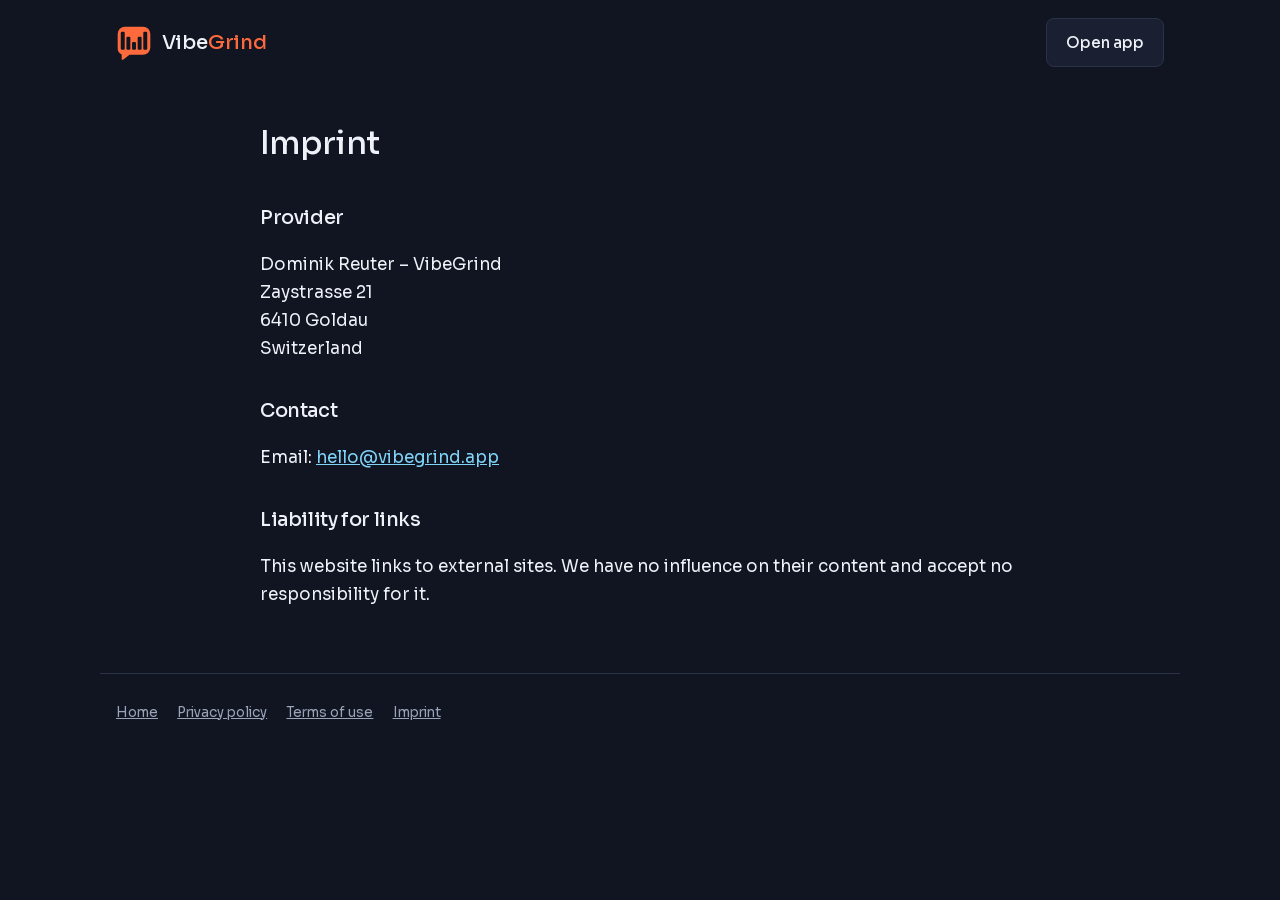
<file: static/imprint.html>
<!doctype html>
<html lang="en">
<head>
  <meta charset="utf-8">
  <meta name="viewport" content="width=device-width, initial-scale=1">
  <title>Imprint · VibeGrind</title>
  <link rel="icon" href="/static/favicon.svg" type="image/svg+xml">
  <link rel="stylesheet" href="/static/fonts.css">
  <link rel="stylesheet" href="/static/site.css">
</head>
<body>
  <header class="wrap site-head">
    <a class="brand" href="/"><img src="/static/brand/logo.svg" alt=""><span>Vibe<span class="grind">Grind</span></span></a>
    <a class="btn" href="/app">Open app</a>
  </header>

  <main class="wrap legal">
    <h1>Imprint</h1>

    <h2>Provider</h2>
    <p>Dominik Reuter – VibeGrind<br>
      Zaystrasse 21<br>
      6410 Goldau<br>
      Switzerland</p>

    <h2>Contact</h2>
    <p>Email: <a href="mailto:hello@vibegrind.app">hello@vibegrind.app</a></p>

    <h2>Liability for links</h2>
    <p>This website links to external sites. We have no influence on their content and accept no responsibility for it.</p>
  </main>

  <footer class="wrap site-foot">
    <nav><a href="/">Home</a><a href="/privacy">Privacy policy</a><a href="/terms">Terms of use</a><a href="/imprint">Imprint</a></nav>
  </footer>
</body>
</html>
</file>
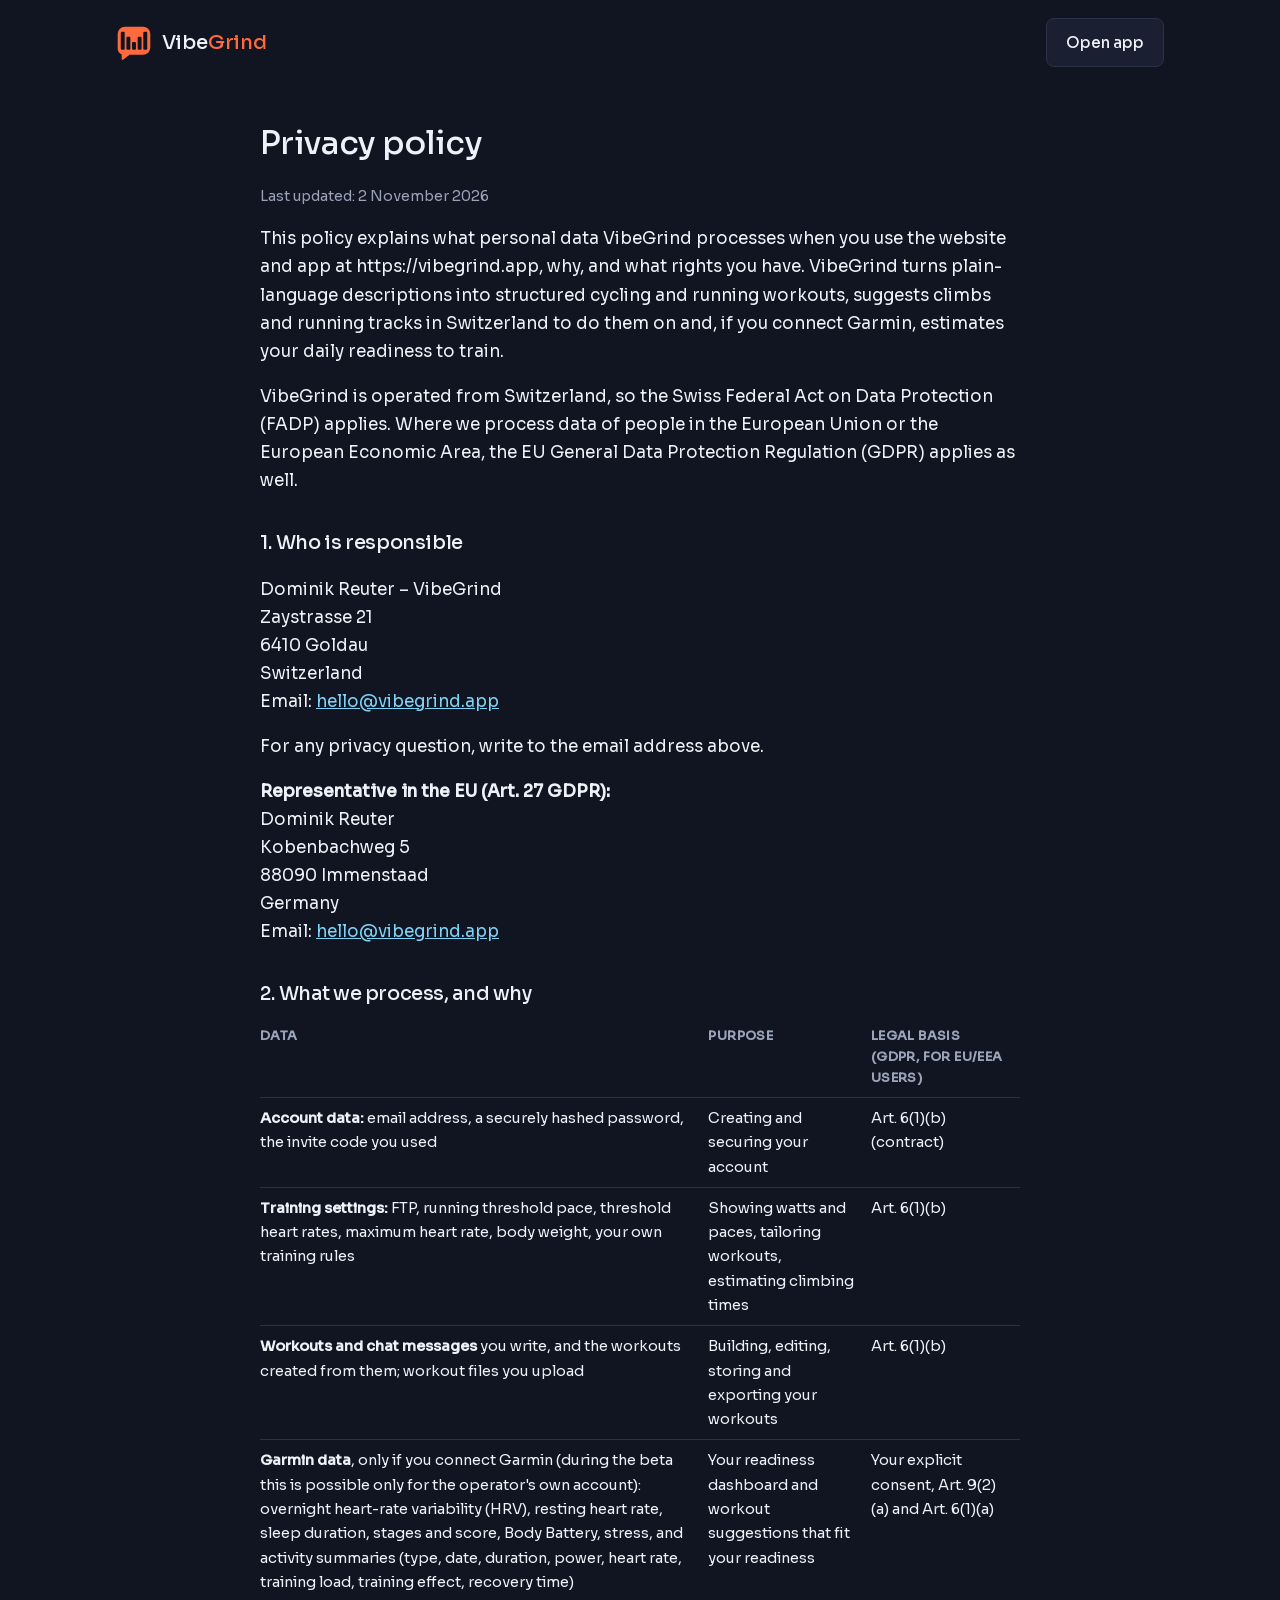
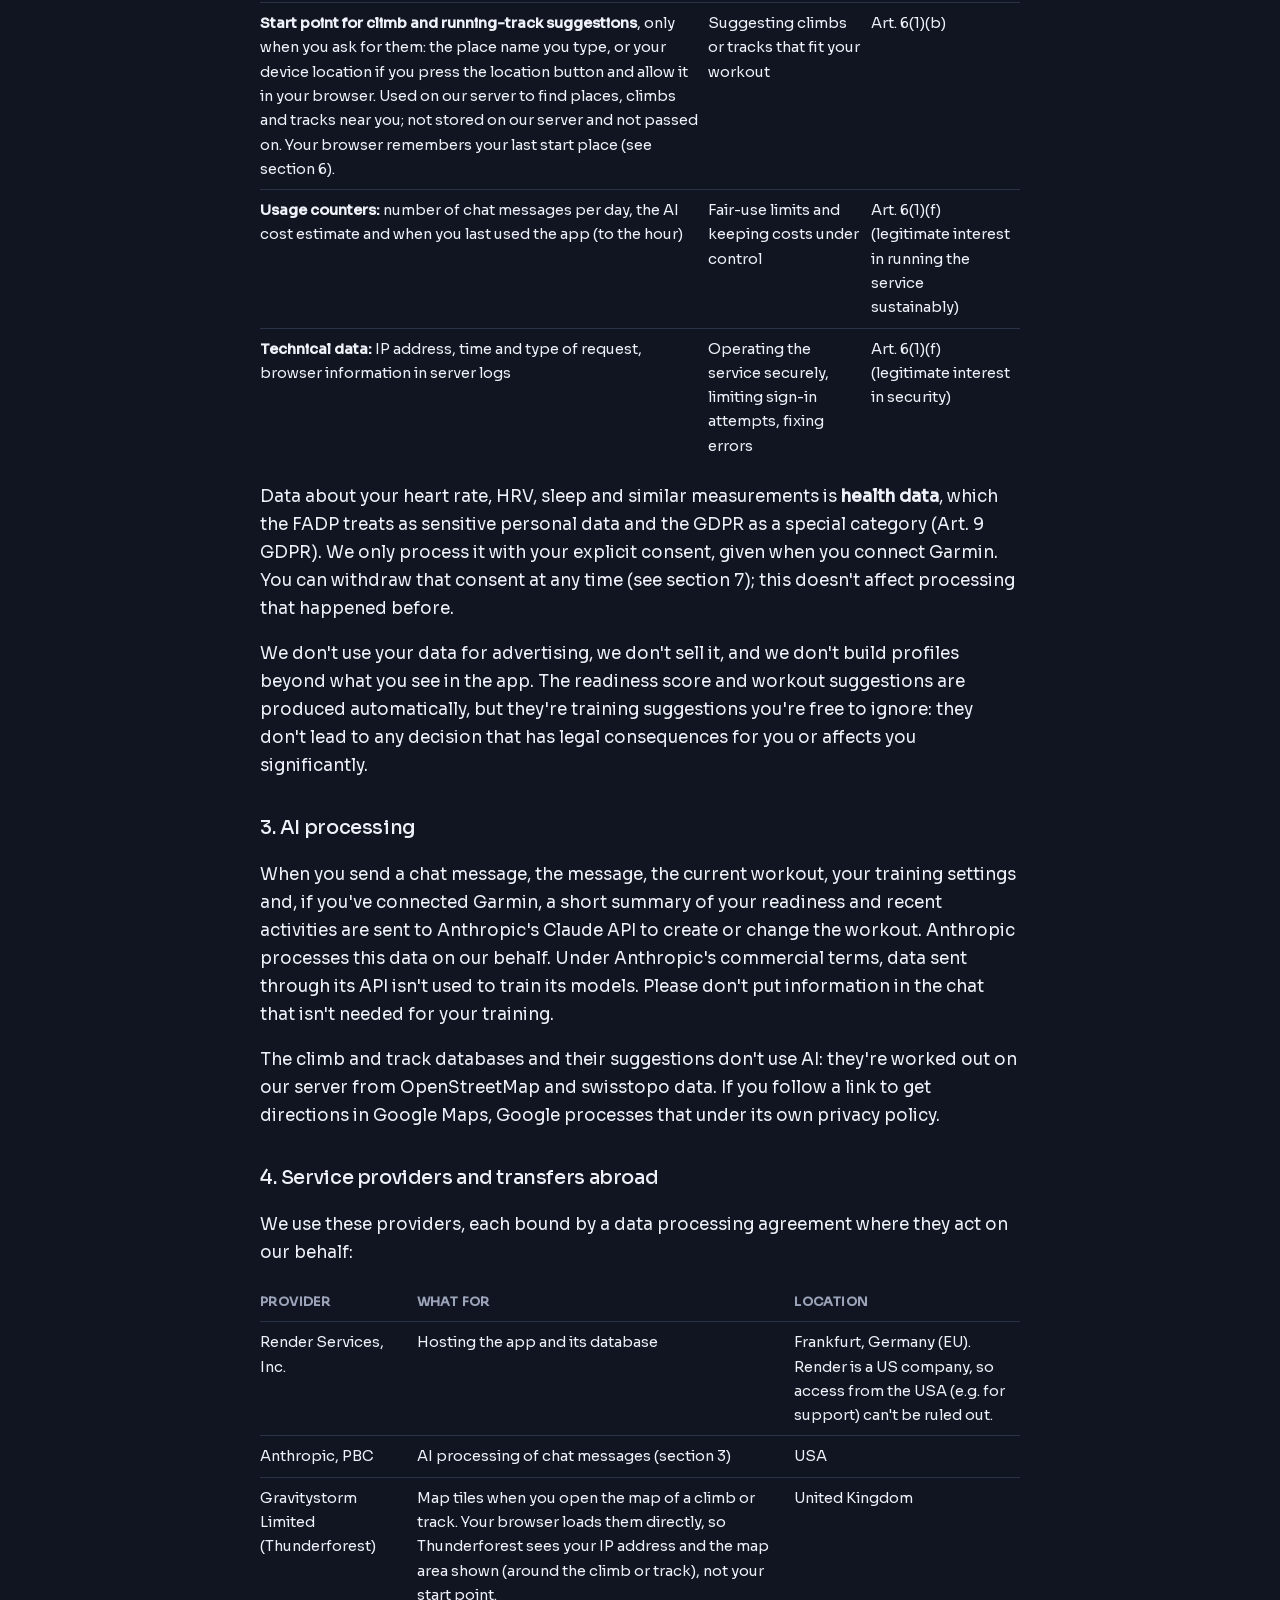
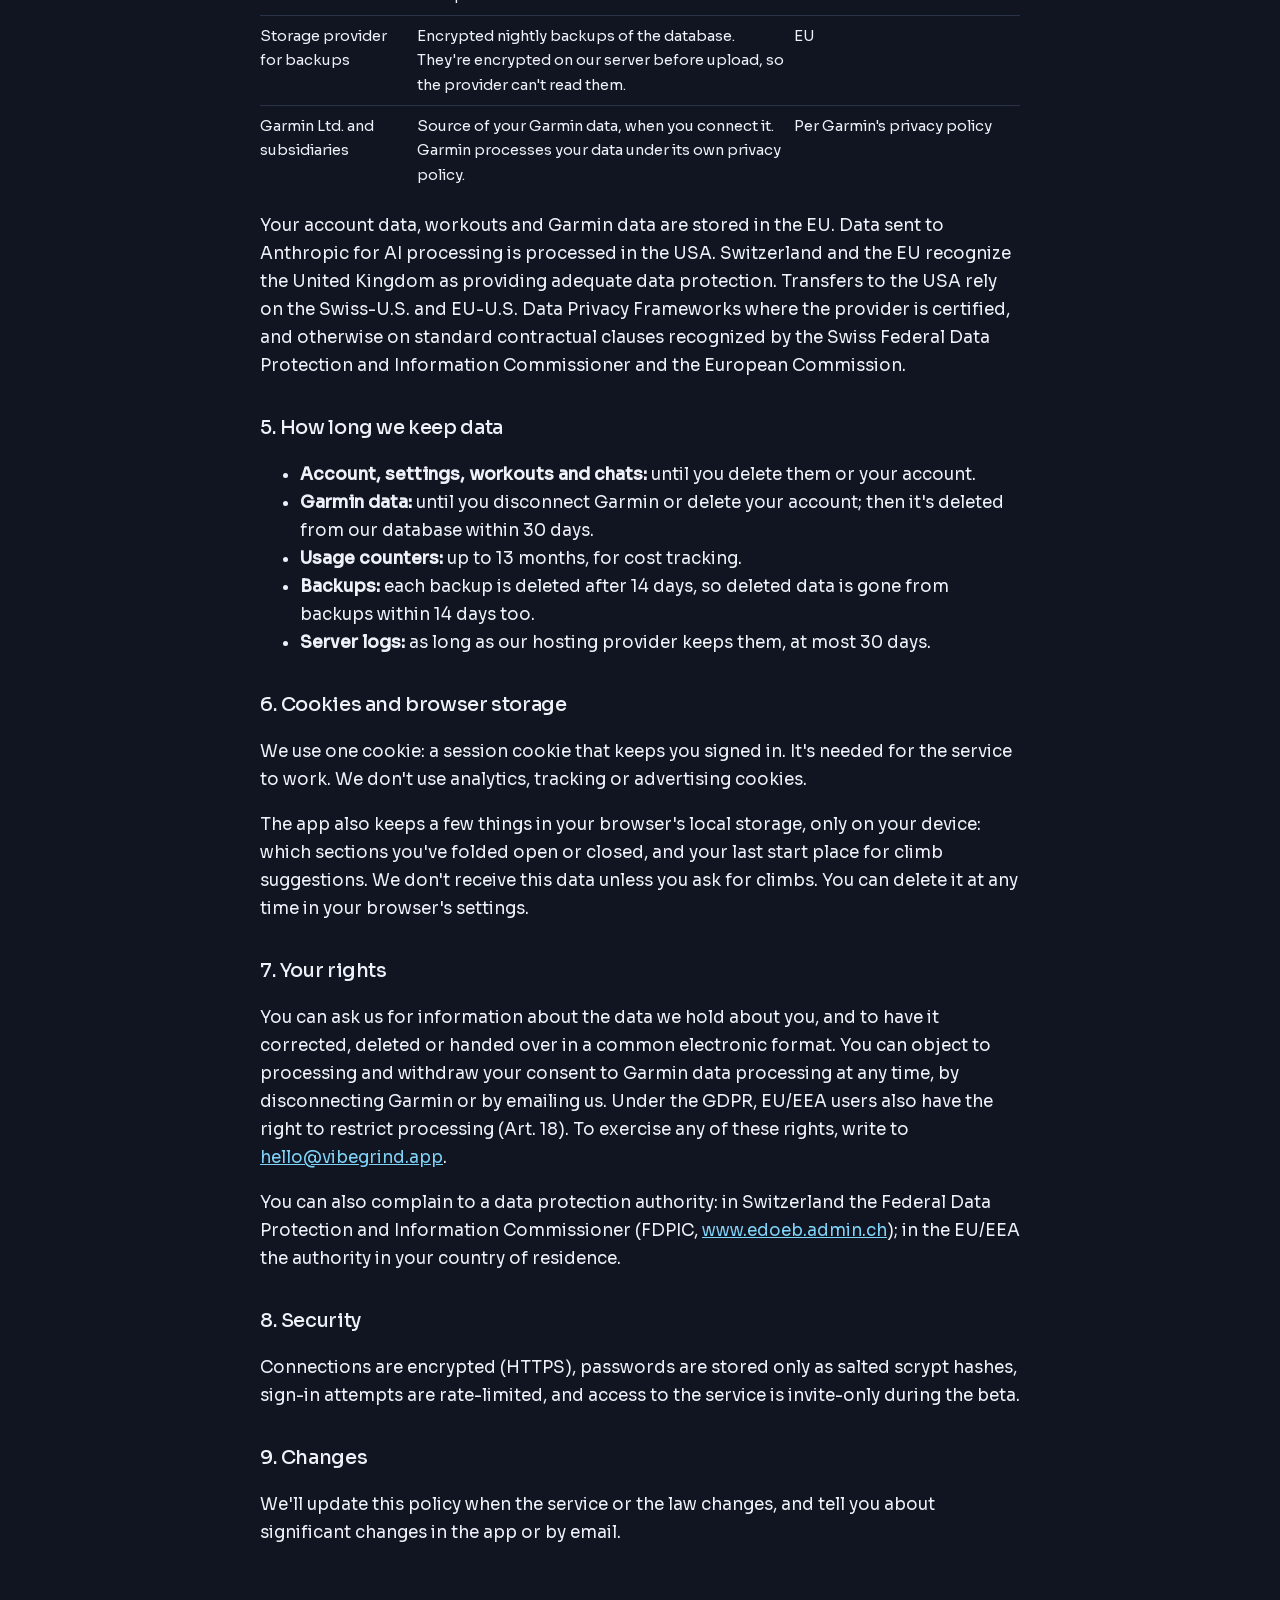
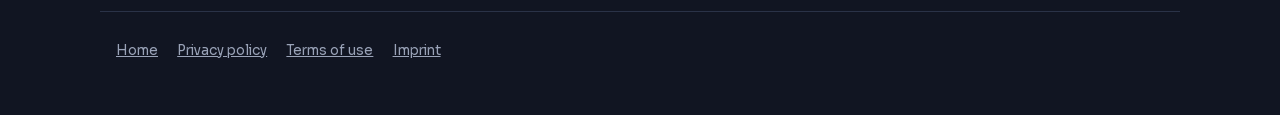
<file: static/privacy.html>
<!doctype html>
<html lang="en">
<head>
  <meta charset="utf-8">
  <meta name="viewport" content="width=device-width, initial-scale=1">
  <title>Privacy policy · VibeGrind</title>
  <link rel="icon" href="/static/favicon.svg" type="image/svg+xml">
  <link rel="stylesheet" href="/static/fonts.css">
  <link rel="stylesheet" href="/static/site.css">
</head>
<body>
  <header class="wrap site-head">
    <a class="brand" href="/"><img src="/static/brand/logo.svg" alt=""><span>Vibe<span class="grind">Grind</span></span></a>
    <a class="btn" href="/app">Open app</a>
  </header>

  <main class="wrap legal">
    <h1>Privacy policy</h1>
    <p class="updated">Last updated: 2 November 2026</p>

    <p>This policy explains what personal data VibeGrind processes when you use the website and app at https://vibegrind.app, why, and what rights you have. VibeGrind turns plain-language descriptions into structured cycling and running workouts, suggests climbs and running tracks in Switzerland to do them on and, if you connect Garmin, estimates your daily readiness to train.</p>
    <p>VibeGrind is operated from Switzerland, so the Swiss Federal Act on Data Protection (FADP) applies. Where we process data of people in the European Union or the European Economic Area, the EU General Data Protection Regulation (GDPR) applies as well.</p>

    <h2>1. Who is responsible</h2>
    <p>Dominik Reuter – VibeGrind<br>
      Zaystrasse 21<br>
      6410 Goldau<br>
      Switzerland<br>
      Email: <a href="mailto:hello@vibegrind.app">hello@vibegrind.app</a></p>
    <p>For any privacy question, write to the email address above.</p>
    <p><strong>Representative in the EU (Art. 27 GDPR):</strong><br>
      Dominik Reuter<br>
      Kobenbachweg 5<br>
      88090 Immenstaad<br>
      Germany<br>
      Email: <a href="mailto:hello@vibegrind.app">hello@vibegrind.app</a></p>

    <h2>2. What we process, and why</h2>
    <table>
      <thead><tr><th>Data</th><th>Purpose</th><th>Legal basis (GDPR, for EU/EEA users)</th></tr></thead>
      <tbody>
        <tr>
          <td><strong>Account data:</strong> email address, a securely hashed password, the invite code you used</td>
          <td>Creating and securing your account</td>
          <td>Art. 6(1)(b) (contract)</td>
        </tr>
        <tr>
          <td><strong>Training settings:</strong> FTP, running threshold pace, threshold heart rates, maximum heart rate, body weight, your own training rules</td>
          <td>Showing watts and paces, tailoring workouts, estimating climbing times</td>
          <td>Art. 6(1)(b)</td>
        </tr>
        <tr>
          <td><strong>Workouts and chat messages</strong> you write, and the workouts created from them; workout files you upload</td>
          <td>Building, editing, storing and exporting your workouts</td>
          <td>Art. 6(1)(b)</td>
        </tr>
        <tr>
          <td><strong>Garmin data</strong>, only if you connect Garmin (during the beta this is possible only for the operator's own account): overnight heart-rate variability (HRV), resting heart rate, sleep duration, stages and score, Body Battery, stress, and activity summaries (type, date, duration, power, heart rate, training load, training effect, recovery time)</td>
          <td>Your readiness dashboard and workout suggestions that fit your readiness</td>
          <td>Your explicit consent, Art. 9(2)(a) and Art. 6(1)(a)</td>
        </tr>
        <tr>
          <td><strong>Start point for climb and running-track suggestions</strong>, only when you ask for them: the place name you type, or your device location if you press the location button and allow it in your browser. Used on our server to find places, climbs and tracks near you; not stored on our server and not passed on. Your browser remembers your last start place (see section 6).</td>
          <td>Suggesting climbs or tracks that fit your workout</td>
          <td>Art. 6(1)(b)</td>
        </tr>
        <tr>
          <td><strong>Usage counters:</strong> number of chat messages per day, the AI cost estimate and when you last used the app (to the hour)</td>
          <td>Fair-use limits and keeping costs under control</td>
          <td>Art. 6(1)(f) (legitimate interest in running the service sustainably)</td>
        </tr>
        <tr>
          <td><strong>Technical data:</strong> IP address, time and type of request, browser information in server logs</td>
          <td>Operating the service securely, limiting sign-in attempts, fixing errors</td>
          <td>Art. 6(1)(f) (legitimate interest in security)</td>
        </tr>
      </tbody>
    </table>
    <p>Data about your heart rate, HRV, sleep and similar measurements is <strong>health data</strong>, which the FADP treats as sensitive personal data and the GDPR as a special category (Art. 9 GDPR). We only process it with your explicit consent, given when you connect Garmin. You can withdraw that consent at any time (see section 7); this doesn't affect processing that happened before.</p>
    <p>We don't use your data for advertising, we don't sell it, and we don't build profiles beyond what you see in the app. The readiness score and workout suggestions are produced automatically, but they're training suggestions you're free to ignore: they don't lead to any decision that has legal consequences for you or affects you significantly.</p>

    <h2>3. AI processing</h2>
    <p>When you send a chat message, the message, the current workout, your training settings and, if you've connected Garmin, a short summary of your readiness and recent activities are sent to Anthropic's Claude API to create or change the workout. Anthropic processes this data on our behalf. Under Anthropic's commercial terms, data sent through its API isn't used to train its models. Please don't put information in the chat that isn't needed for your training.</p>
    <p>The climb and track databases and their suggestions don't use AI: they're worked out on our server from OpenStreetMap and swisstopo data. If you follow a link to get directions in Google Maps, Google processes that under its own privacy policy.</p>

    <h2>4. Service providers and transfers abroad</h2>
    <p>We use these providers, each bound by a data processing agreement where they act on our behalf:</p>
    <table>
      <thead><tr><th>Provider</th><th>What for</th><th>Location</th></tr></thead>
      <tbody>
        <tr><td>Render Services, Inc.</td><td>Hosting the app and its database</td><td>Frankfurt, Germany (EU). Render is a US company, so access from the USA (e.g. for support) can't be ruled out.</td></tr>
        <tr><td>Anthropic, PBC</td><td>AI processing of chat messages (section 3)</td><td>USA</td></tr>
        <tr><td>Gravitystorm Limited (Thunderforest)</td><td>Map tiles when you open the map of a climb or track. Your browser loads them directly, so Thunderforest sees your IP address and the map area shown (around the climb or track), not your start point.</td><td>United Kingdom</td></tr>
        <tr><td>Storage provider for backups</td><td>Encrypted nightly backups of the database. They're encrypted on our server before upload, so the provider can't read them.</td><td>EU</td></tr>
        <tr><td>Garmin Ltd. and subsidiaries</td><td>Source of your Garmin data, when you connect it. Garmin processes your data under its own privacy policy.</td><td>Per Garmin's privacy policy</td></tr>
      </tbody>
    </table>
    <p>Your account data, workouts and Garmin data are stored in the EU. Data sent to Anthropic for AI processing is processed in the USA. Switzerland and the EU recognize the United Kingdom as providing adequate data protection. Transfers to the USA rely on the Swiss-U.S. and EU-U.S. Data Privacy Frameworks where the provider is certified, and otherwise on standard contractual clauses recognized by the Swiss Federal Data Protection and Information Commissioner and the European Commission.</p>

    <h2>5. How long we keep data</h2>
    <ul>
      <li><strong>Account, settings, workouts and chats:</strong> until you delete them or your account.</li>
      <li><strong>Garmin data:</strong> until you disconnect Garmin or delete your account; then it's deleted from our database within 30 days.</li>
      <li><strong>Usage counters:</strong> up to 13 months, for cost tracking.</li>
      <li><strong>Backups:</strong> each backup is deleted after 14 days, so deleted data is gone from backups within 14 days too.</li>
      <li><strong>Server logs:</strong> as long as our hosting provider keeps them, at most 30 days.</li>
    </ul>

    <h2>6. Cookies and browser storage</h2>
    <p>We use one cookie: a session cookie that keeps you signed in. It's needed for the service to work. We don't use analytics, tracking or advertising cookies.</p>
    <p>The app also keeps a few things in your browser's local storage, only on your device: which sections you've folded open or closed, and your last start place for climb suggestions. We don't receive this data unless you ask for climbs. You can delete it at any time in your browser's settings.</p>

    <h2>7. Your rights</h2>
    <p>You can ask us for information about the data we hold about you, and to have it corrected, deleted or handed over in a common electronic format. You can object to processing and withdraw your consent to Garmin data processing at any time, by disconnecting Garmin or by emailing us. Under the GDPR, EU/EEA users also have the right to restrict processing (Art. 18). To exercise any of these rights, write to <a href="mailto:hello@vibegrind.app">hello@vibegrind.app</a>.</p>
    <p>You can also complain to a data protection authority: in Switzerland the Federal Data Protection and Information Commissioner (FDPIC, <a href="https://www.edoeb.admin.ch">www.edoeb.admin.ch</a>); in the EU/EEA the authority in your country of residence.</p>

    <h2>8. Security</h2>
    <p>Connections are encrypted (HTTPS), passwords are stored only as salted scrypt hashes, sign-in attempts are rate-limited, and access to the service is invite-only during the beta.</p>

    <h2>9. Changes</h2>
    <p>We'll update this policy when the service or the law changes, and tell you about significant changes in the app or by email.</p>
  </main>

  <footer class="wrap site-foot">
    <nav><a href="/">Home</a><a href="/privacy">Privacy policy</a><a href="/terms">Terms of use</a><a href="/imprint">Imprint</a></nav>
  </footer>
</body>
</html>
</file>
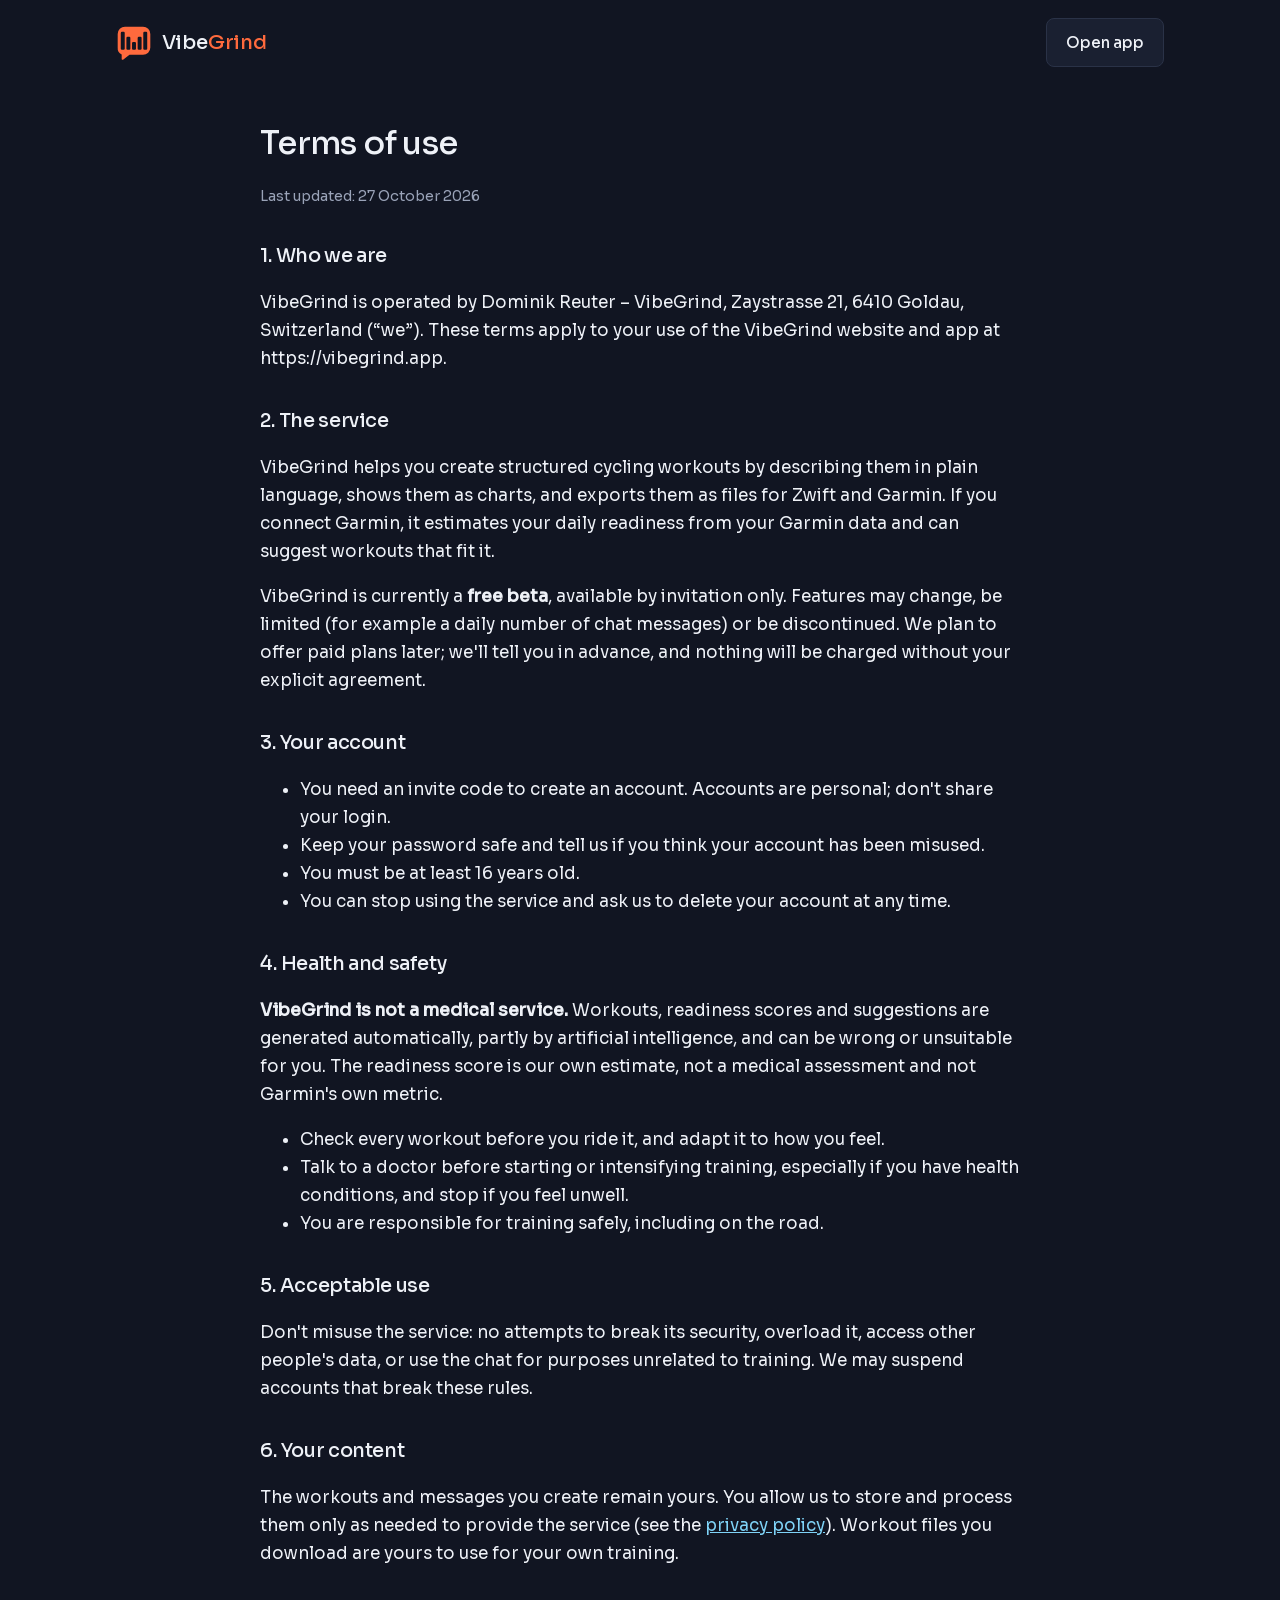
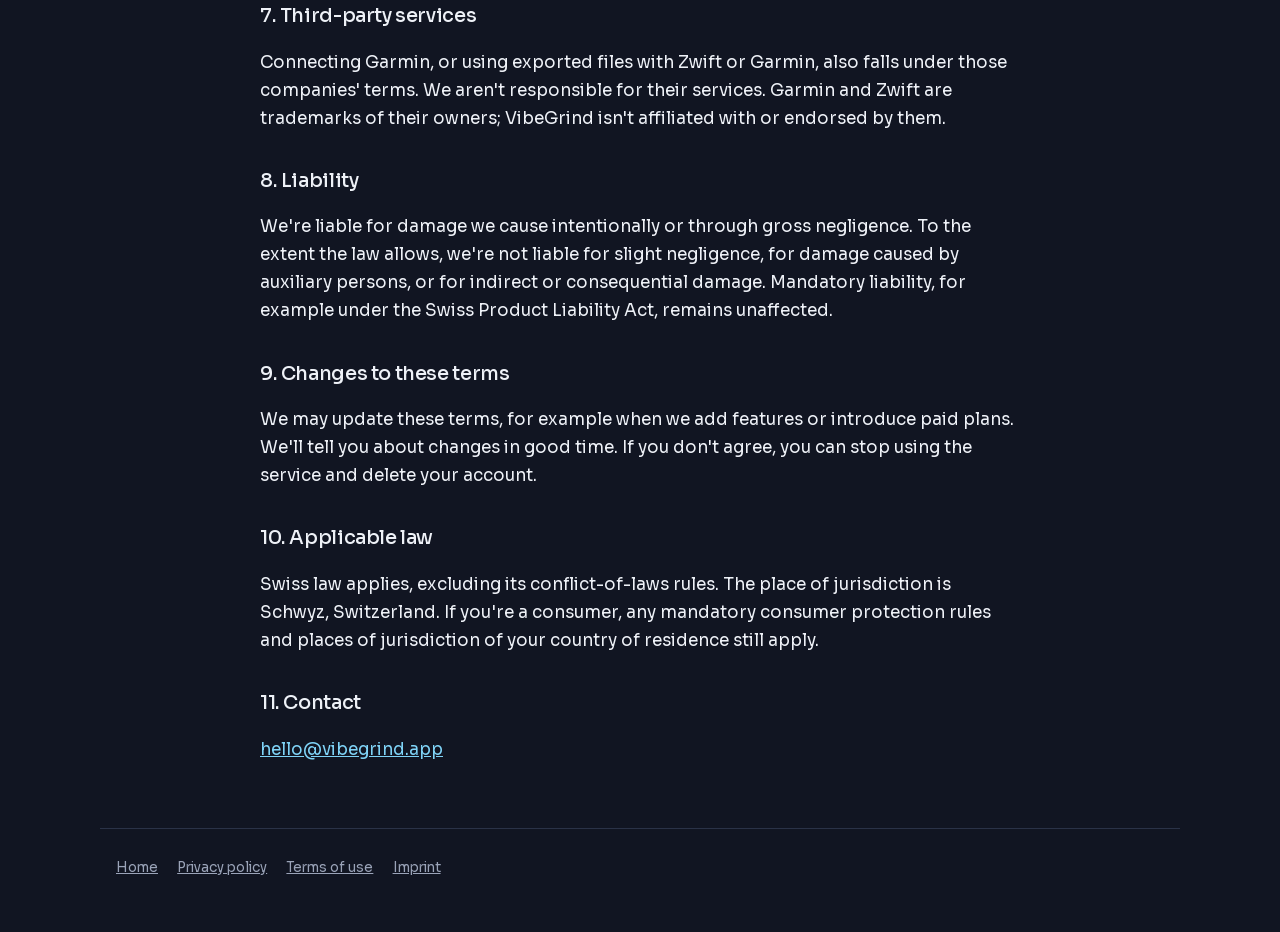
<file: static/terms.html>
<!doctype html>
<html lang="en">
<head>
  <meta charset="utf-8">
  <meta name="viewport" content="width=device-width, initial-scale=1">
  <title>Terms of use · VibeGrind</title>
  <link rel="icon" href="/static/favicon.svg" type="image/svg+xml">
  <link rel="stylesheet" href="/static/fonts.css">
  <link rel="stylesheet" href="/static/site.css">
</head>
<body>
  <header class="wrap site-head">
    <a class="brand" href="/"><img src="/static/brand/logo.svg" alt=""><span>Vibe<span class="grind">Grind</span></span></a>
    <a class="btn" href="/app">Open app</a>
  </header>

  <main class="wrap legal">
    <h1>Terms of use</h1>
    <p class="updated">Last updated: 27 October 2026</p>

    <h2>1. Who we are</h2>
    <p>VibeGrind is operated by Dominik Reuter – VibeGrind, Zaystrasse 21, 6410 Goldau, Switzerland (“we”). These terms apply to your use of the VibeGrind website and app at https://vibegrind.app.</p>

    <h2>2. The service</h2>
    <p>VibeGrind helps you create structured cycling workouts by describing them in plain language, shows them as charts, and exports them as files for Zwift and Garmin. If you connect Garmin, it estimates your daily readiness from your Garmin data and can suggest workouts that fit it.</p>
    <p>VibeGrind is currently a <strong>free beta</strong>, available by invitation only. Features may change, be limited (for example a daily number of chat messages) or be discontinued. We plan to offer paid plans later; we'll tell you in advance, and nothing will be charged without your explicit agreement.</p>

    <h2>3. Your account</h2>
    <ul>
      <li>You need an invite code to create an account. Accounts are personal; don't share your login.</li>
      <li>Keep your password safe and tell us if you think your account has been misused.</li>
      <li>You must be at least 16 years old.</li>
      <li>You can stop using the service and ask us to delete your account at any time.</li>
    </ul>

    <h2>4. Health and safety</h2>
    <p><strong>VibeGrind is not a medical service.</strong> Workouts, readiness scores and suggestions are generated automatically, partly by artificial intelligence, and can be wrong or unsuitable for you. The readiness score is our own estimate, not a medical assessment and not Garmin's own metric.</p>
    <ul>
      <li>Check every workout before you ride it, and adapt it to how you feel.</li>
      <li>Talk to a doctor before starting or intensifying training, especially if you have health conditions, and stop if you feel unwell.</li>
      <li>You are responsible for training safely, including on the road.</li>
    </ul>

    <h2>5. Acceptable use</h2>
    <p>Don't misuse the service: no attempts to break its security, overload it, access other people's data, or use the chat for purposes unrelated to training. We may suspend accounts that break these rules.</p>

    <h2>6. Your content</h2>
    <p>The workouts and messages you create remain yours. You allow us to store and process them only as needed to provide the service (see the <a href="/privacy">privacy policy</a>). Workout files you download are yours to use for your own training.</p>

    <h2>7. Third-party services</h2>
    <p>Connecting Garmin, or using exported files with Zwift or Garmin, also falls under those companies' terms. We aren't responsible for their services. Garmin and Zwift are trademarks of their owners; VibeGrind isn't affiliated with or endorsed by them.</p>

    <h2>8. Liability</h2>
    <p>We're liable for damage we cause intentionally or through gross negligence. To the extent the law allows, we're not liable for slight negligence, for damage caused by auxiliary persons, or for indirect or consequential damage. Mandatory liability, for example under the Swiss Product Liability Act, remains unaffected.</p>

    <h2>9. Changes to these terms</h2>
    <p>We may update these terms, for example when we add features or introduce paid plans. We'll tell you about changes in good time. If you don't agree, you can stop using the service and delete your account.</p>

    <h2>10. Applicable law</h2>
    <p>Swiss law applies, excluding its conflict-of-laws rules. The place of jurisdiction is Schwyz, Switzerland. If you're a consumer, any mandatory consumer protection rules and places of jurisdiction of your country of residence still apply.</p>

    <h2>11. Contact</h2>
    <p><a href="mailto:hello@vibegrind.app">hello@vibegrind.app</a></p>
  </main>

  <footer class="wrap site-foot">
    <nav><a href="/">Home</a><a href="/privacy">Privacy policy</a><a href="/terms">Terms of use</a><a href="/imprint">Imprint</a></nav>
  </footer>
</body>
</html>
</file>
<file: static/fonts.css>
/* Self-hosted so visitors' browsers never contact Google. Both fonts: SIL Open Font License (see fonts/OFL-*.txt). */
@font-face {
  font-family: "Sora";
  src: url("/static/fonts/sora.woff2") format("woff2");
  font-weight: 400 500;
  font-style: normal;
  font-display: swap;
}
@font-face {
  font-family: "JetBrains Mono";
  src: url("/static/fonts/jetbrains-mono.woff2") format("woff2");
  font-weight: 400 500;
  font-style: normal;
  font-display: swap;
}
</file>
<file: static/site.css>
/* Public pages: landing, privacy, terms, imprint. */
:root {
  --bg: #111522;
  --surface: #1a2031;
  --surface-2: #222a3d;
  --text: #eef1f7;
  --muted: #9aa3b8;
  --border: #2a3247;
  --accent: #ff6a3d;
  --accent-text: #111522;
  --accent-ink: #ff8a5c;
  --accent-soft: #2e2430;
  --ice: #7fd3f7;
  --series: #7fd3f7;
  --placeholder: #5c4a00;
  --font: "Sora", system-ui, -apple-system, "Segoe UI", Roboto, sans-serif;
  --mono: "JetBrains Mono", ui-monospace, SFMono-Regular, Menlo, monospace;
  color-scheme: dark;
}
* { box-sizing: border-box; }
html, body { margin: 0; }
body {
  background: var(--bg);
  color: var(--text);
  font: 17px/1.65 var(--font);
}
a { color: var(--ice); }
img { display: block; }
.wrap { max-width: 1080px; margin: 0 auto; padding: 0 16px; }

/* header / footer */
.site-head { display: flex; align-items: center; justify-content: space-between; gap: 1rem; padding-top: 18px; padding-bottom: 18px; }
.site-head .brand { display: flex; align-items: center; gap: .6rem; text-decoration: none; color: var(--text); font-weight: 500; font-size: 1.25rem; letter-spacing: -.01em; }
.site-head .brand img { width: 36px; height: 36px; }
.brand .grind { color: var(--accent); }
.btn {
  display: inline-flex; align-items: center; justify-content: center; gap: .4rem;
  padding: .7rem 1.2rem; border-radius: 10px; font: inherit; font-weight: 500; font-size: .95rem;
  text-decoration: none; border: 1px solid var(--border); background: var(--surface); color: var(--text);
}
.btn.primary { background: var(--accent); border-color: var(--accent); color: var(--accent-text); }
.btn:hover { filter: brightness(1.05); }
.site-foot { border-top: 1px solid var(--border); margin-top: 64px; padding-top: 28px; padding-bottom: 40px; color: var(--muted); font-size: .85rem; }
.site-foot nav { display: flex; flex-wrap: wrap; gap: 1.2rem; margin-bottom: .8rem; }
.site-foot a { color: var(--muted); }
.site-foot p { margin: .3rem 0; }

/* landing */
.hero { display: grid; grid-template-columns: 1.05fr 1fr; gap: 48px; align-items: center; padding: 48px 0 32px; }
.badge { display: inline-block; font-size: .8rem; font-weight: 400; color: var(--ice); background: transparent; border: 1px solid var(--border); padding: .25rem .7rem; border-radius: 999px; }
.hero h1 { font-size: clamp(2.4rem, 6vw, 4rem); line-height: 1.02; letter-spacing: -.035em; font-weight: 500; margin: .9rem 0 1rem; }
.hero h1 em { font-style: normal; color: var(--accent); }
.hero p.lead { font-size: 1.15rem; color: var(--muted); margin: 0 0 1.6rem; max-width: 34rem; }
.cta { display: flex; flex-wrap: wrap; gap: .7rem; align-items: center; }
.cta small { color: var(--muted); width: 100%; margin-top: .3rem; }

.demo { background: var(--surface); border: 1px solid var(--border); border-radius: 18px; padding: 20px; box-shadow: 0 20px 50px -30px rgb(0 0 0 / .35); }
.bubble { max-width: 85%; padding: .6rem .9rem; border-radius: 14px; font-size: .92rem; line-height: 1.45; margin-bottom: .7rem; }
.bubble.me { margin-left: auto; background: var(--accent-soft); }
.bubble.coach { background: var(--bg); border: 1px solid var(--border); }
.demo svg { width: 100%; height: auto; margin-top: .4rem; }
.demo .meta { display: flex; gap: 1.4rem; font-size: .8rem; color: var(--muted); margin-top: .5rem; }
.demo .meta b { color: var(--text); font-size: .95rem; display: block; }

section.block { padding: 40px 0 8px; }
section.block h2 { font-size: 1.7rem; letter-spacing: -.01em; margin: 0 0 1.4rem; }
.steps, .features { display: grid; grid-template-columns: repeat(3, 1fr); gap: 20px; }
.card { background: var(--surface); border: 1px solid var(--border); border-radius: 14px; padding: 20px; }
.card h3 { margin: .2rem 0 .4rem; font-size: 1.05rem; }
.card p { margin: 0; color: var(--muted); font-size: .95rem; }
.step-n { display: inline-grid; place-items: center; width: 28px; height: 28px; border-radius: 50%; background: var(--accent); color: var(--accent-text); font-weight: 500; font-size: .85rem; }
.card code { font-size: .85em; background: var(--bg); padding: .05rem .3rem; border-radius: 4px; }
.howto { display: grid; grid-template-columns: 1fr 1fr; gap: 20px; }
.howto h3 { display: flex; align-items: center; gap: .5rem; font-size: 1.15rem; margin-bottom: .6rem; }
.file-tag { font: 600 .75rem/1 ui-monospace, SFMono-Regular, Menlo, monospace; color: var(--accent-ink); background: var(--accent-soft); padding: .3rem .45rem; border-radius: 6px; }
.howto ol { margin: 0; padding-left: 1.25rem; color: var(--text); font-size: .95rem; }
.howto ol > li { margin-bottom: .55rem; padding-left: .2rem; }
.howto ul { margin: .35rem 0 .35rem; padding-left: 1.1rem; }
.howto .tip { margin-top: .9rem; padding: .7rem .85rem; background: var(--bg); border-radius: 10px; font-size: .88rem; color: var(--muted); }
.howto .tip strong { color: var(--text); }
.howto .tip.shortcut { margin: 0 0 .9rem; background: var(--accent-soft); color: var(--text); }

/* legal pages */
.legal { max-width: 760px; padding: 24px 0 0; }
.legal h1 { font-size: 2rem; margin: .5rem 0 .3rem; letter-spacing: -.01em; }
.legal h2 { font-size: 1.2rem; margin: 2rem 0 .5rem; }
.legal h3 { font-size: 1rem; margin: 1.3rem 0 .3rem; }
.legal p, .legal li { color: var(--text); }
.legal .updated { color: var(--muted); font-size: .9rem; }
.legal table { border-collapse: collapse; width: 100%; font-size: .92rem; margin: .5rem 0 1rem; }
.legal th, .legal td { text-align: left; vertical-align: top; border-top: 1px solid var(--border); padding: .5rem .6rem .5rem 0; }
.legal th { font-size: .8rem; text-transform: uppercase; letter-spacing: .03em; color: var(--muted); border-top: none; }
.draft-note { background: var(--placeholder); border-radius: 10px; padding: .7rem 1rem; font-size: .92rem; }
mark.ph { background: var(--placeholder); color: inherit; padding: 0 .2rem; border-radius: 3px; }

@media (max-width: 860px) {
  .site-foot { font-size: .9rem; }
  .demo .meta { font-size: .9rem; }
  .bubble { font-size: 1rem; }
  .howto .tip, .cta small { font-size: .95rem; }
  .hero { grid-template-columns: 1fr; gap: 32px; padding-top: 24px; }
  .steps, .features, .howto { grid-template-columns: 1fr; }
}

/* Night palette extras */
.site-head .brand .grind, .brand .grind { color: var(--accent); }
.btn { border-radius: 8px; }
section.block h2, .legal h1, .legal h2 { font-weight: 500; letter-spacing: -.02em; }
.demo { background: var(--surface); box-shadow: none; }
.demo .meta b { font-family: var(--mono); font-weight: 400; }
.bubble.me { background: var(--accent); color: var(--accent-text); border-radius: 14px 14px 4px 14px; }
.bubble.coach { background: var(--surface-2); border-radius: 14px 14px 14px 4px; }
.card code, .howto code { background: var(--surface-2); }
.file-tag { color: var(--accent); background: var(--accent-soft); }
/* The signature: a workout power profile as the horizon under the hero. */
.skyline { display: flex; align-items: flex-end; gap: 4px; height: 110px; margin: 8px 0 0; }
.skyline span { flex: 1; border-radius: 4px 4px 0 0; background: var(--surface-2); }
.skyline .z2 { background: #5591f7; }
.skyline .z3 { background: #7aedba; }
.skyline .z4 { background: #ffc24b; }
.skyline .z5 { background: #ff6a3d; }
.skyline .z6 { background: #b8195e; }
/* Bar heights as classes: the site's CSP blocks inline style attributes. */
.skyline .h20 { height: 20%; }
.skyline .h28 { height: 28%; }
.skyline .h30 { height: 30%; }
.skyline .h32 { height: 32%; }
.skyline .h34 { height: 34%; }
.skyline .h36 { height: 36%; }
.skyline .h38 { height: 38%; }
.skyline .h44 { height: 44%; }
.skyline .h46 { height: 46%; }
.skyline .h58 { height: 58%; }
.skyline .h72 { height: 72%; }
.skyline .h86 { height: 86%; }
.skyline .h100 { height: 100%; }
@media (max-width: 860px) { .skyline { height: 70px; gap: 2px; } }
</file>
